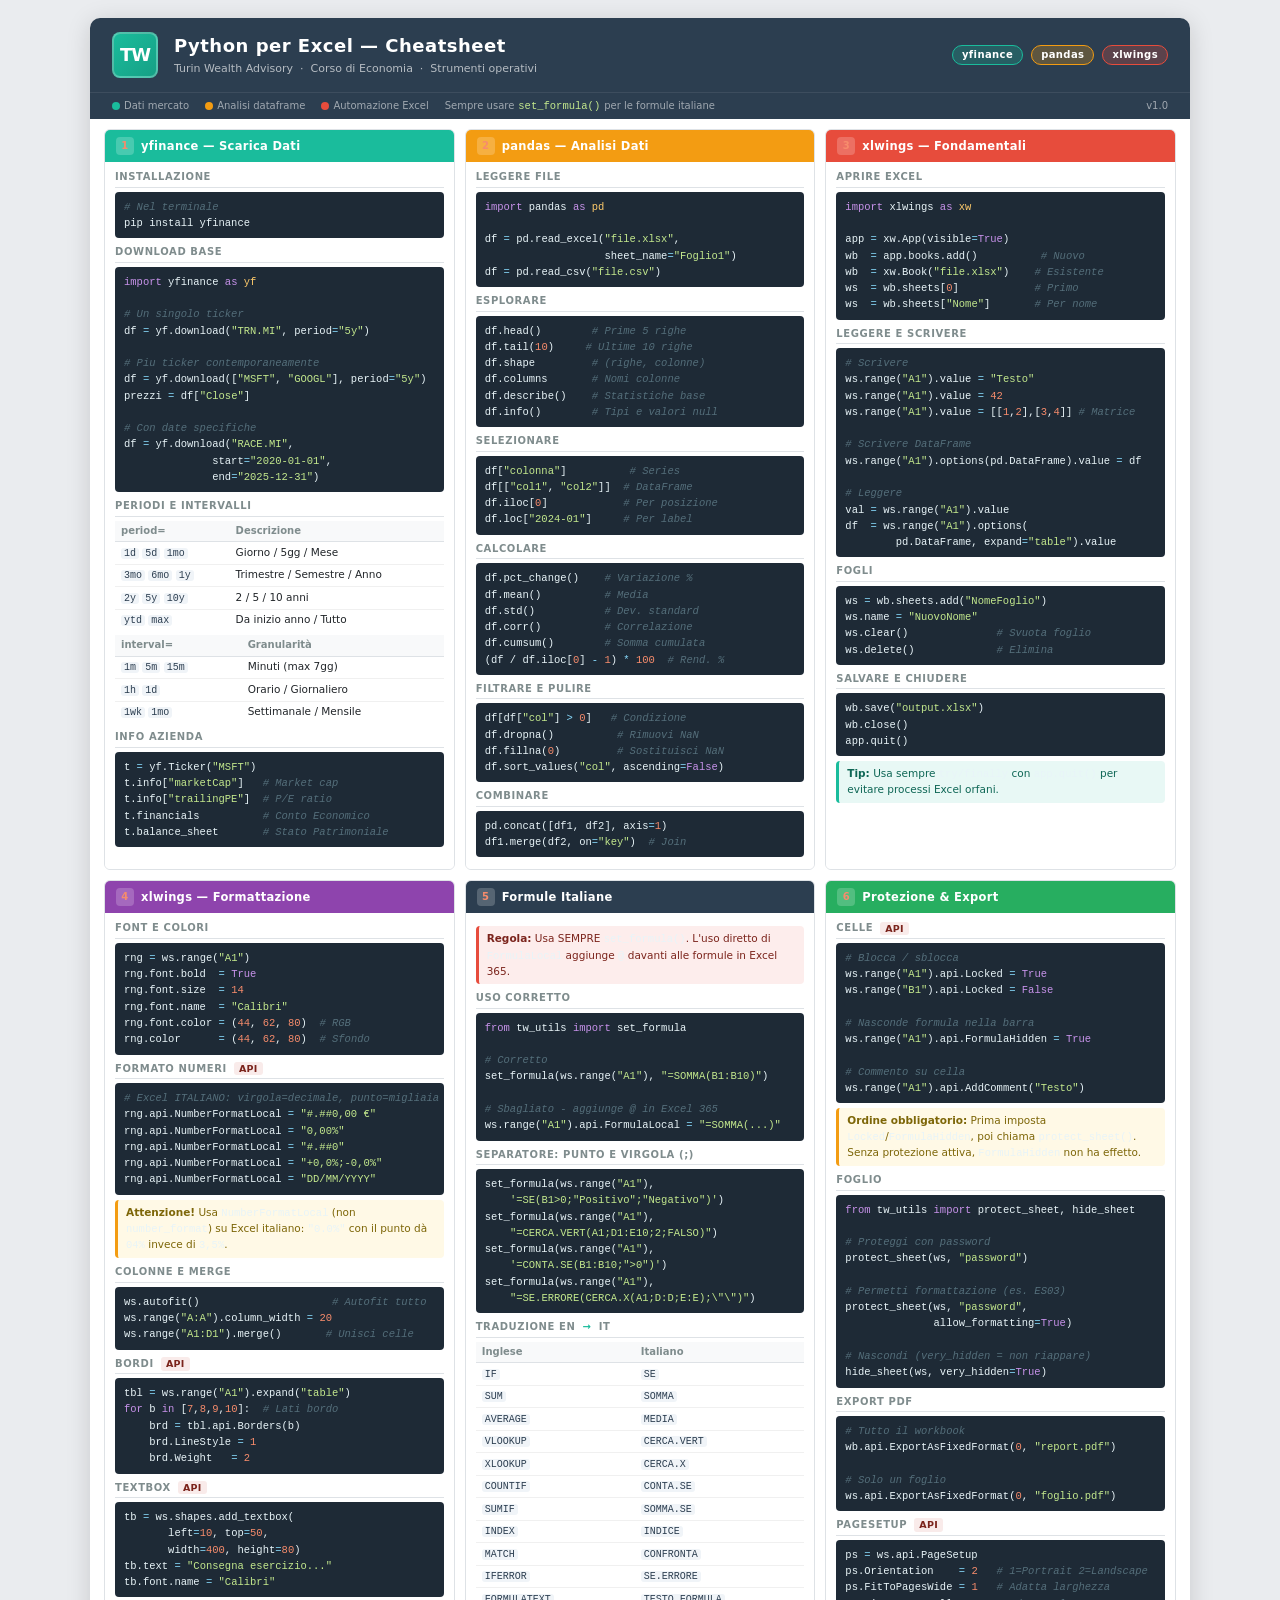
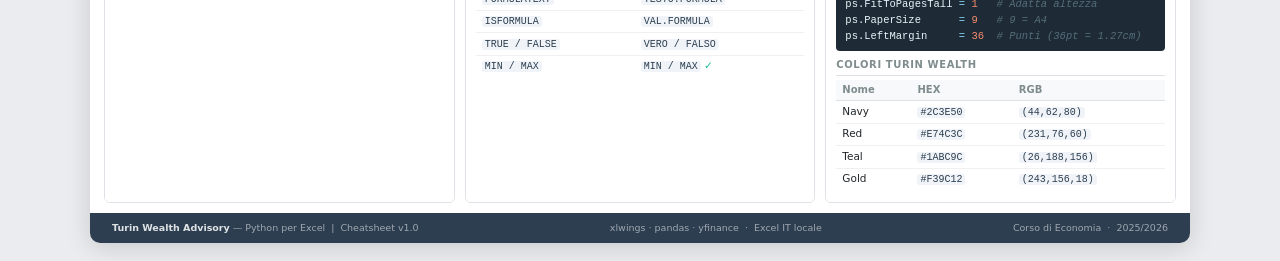
<file: cheatsheet/cheatsheet_python_excel.html>
<!DOCTYPE html>
<html lang="it">
<head>
<meta charset="UTF-8">
<meta name="viewport" content="width=device-width, initial-scale=1.0">
<title>Python per Excel – Cheatsheet | Turin Wealth Advisory</title>
<style>
  /* ── Reset & Base ── */
  *, *::before, *::after { box-sizing: border-box; margin: 0; padding: 0; }

  :root {
    --navy:  #2C3E50;
    --red:   #E74C3C;
    --teal:  #1ABC9C;
    --gold:  #F39C12;
    --light: #F8F9FA;
    --muted: #7F8C8D;
    --border:#DEE2E6;
    --code-bg:#1E2A36;
    --code-fg:#E8F4F8;
    --gap: 10px;
    --radius: 6px;
  }

  body {
    font-family: Calibri, system-ui, -apple-system, sans-serif;
    font-size: 12px;
    line-height: 1.45;
    background: #EAECEF;
    color: #212529;
  }

  /* ── Page wrapper ── */
  .page {
    max-width: 1100px;
    margin: 18px auto;
    background: #fff;
    border-radius: 10px;
    overflow: hidden;
    box-shadow: 0 4px 24px rgba(0,0,0,.15);
  }

  /* ── Header ── */
  .header {
    background: var(--navy);
    color: #fff;
    padding: 14px 22px;
    display: flex;
    align-items: center;
    gap: 16px;
  }

  .logo {
    width: 46px;
    height: 46px;
    border-radius: 8px;
    background: linear-gradient(135deg, var(--teal), #16A085);
    display: flex;
    align-items: center;
    justify-content: center;
    font-size: 18px;
    font-weight: 800;
    letter-spacing: -1px;
    color: #fff;
    flex-shrink: 0;
    border: 2px solid rgba(255,255,255,.25);
  }

  .header-text h1 {
    font-size: 18px;
    font-weight: 700;
    letter-spacing: .5px;
  }

  .header-text .sub {
    font-size: 11px;
    color: rgba(255,255,255,.65);
    margin-top: 1px;
  }

  .header-badges {
    margin-left: auto;
    display: flex;
    gap: 8px;
    flex-shrink: 0;
  }

  .badge {
    background: rgba(255,255,255,.12);
    border: 1px solid rgba(255,255,255,.2);
    border-radius: 12px;
    padding: 2px 9px;
    font-size: 10px;
    font-weight: 600;
    letter-spacing: .4px;
  }

  .badge.teal   { background: rgba(26,188,156,.25); border-color: var(--teal); }
  .badge.gold   { background: rgba(243,156,18,.25);  border-color: var(--gold); }
  .badge.red    { background: rgba(231,76,60,.25);   border-color: var(--red); }

  /* ── Toolbar strip ── */
  .toolbar {
    background: var(--navy);
    border-top: 1px solid rgba(255,255,255,.08);
    padding: 5px 22px;
    display: flex;
    gap: 16px;
    font-size: 10px;
    color: rgba(255,255,255,.55);
  }

  .toolbar span { display: flex; align-items: center; gap: 4px; }
  .toolbar .dot {
    width: 8px; height: 8px; border-radius: 50%; display: inline-block;
  }
  .dot-teal { background: var(--teal); }
  .dot-gold { background: var(--gold); }
  .dot-red  { background: var(--red); }

  /* ── Grid ── */
  .grid {
    display: grid;
    grid-template-columns: repeat(3, 1fr);
    gap: var(--gap);
    padding: var(--gap) 14px;
  }

  /* ── Section card ── */
  .section {
    border: 1px solid var(--border);
    border-radius: var(--radius);
    overflow: hidden;
    display: flex;
    flex-direction: column;
  }

  .section-header {
    padding: 7px 11px;
    display: flex;
    align-items: center;
    gap: 7px;
    font-weight: 700;
    font-size: 11.5px;
    letter-spacing: .3px;
    color: #fff;
  }

  .section-header .num {
    width: 18px; height: 18px;
    border-radius: 4px;
    background: rgba(255,255,255,.2);
    display: flex; align-items: center; justify-content: center;
    font-size: 10px; font-weight: 800;
    flex-shrink: 0;
  }

  .sh-navy   { background: var(--navy); }
  .sh-teal   { background: var(--teal); }
  .sh-red    { background: var(--red); }
  .sh-gold   { background: var(--gold); }
  .sh-purple { background: #8E44AD; }
  .sh-green  { background: #27AE60; }

  .section-body {
    padding: 8px 10px;
    flex: 1;
    background: #fff;
  }

  /* ── Code block ── */
  .code-block {
    background: var(--code-bg);
    border-radius: 4px;
    padding: 7px 9px;
    margin: 4px 0;
    overflow-x: auto;
  }

  pre, code {
    font-family: 'Cascadia Code', 'Fira Code', 'Consolas', 'Courier New', monospace;
    font-size: 10.5px;
    line-height: 1.55;
    color: var(--code-fg);
  }

  /* Syntax highlight */
  .kw  { color: #C792EA; }   /* keywords: import, def, for */
  .fn  { color: #82AAFF; }   /* function calls */
  .str { color: #C3E88D; }   /* strings */
  .cm  { color: #546E7A; font-style: italic; }  /* comments */
  .num { color: #F78C6C; }   /* numbers */
  .op  { color: #89DDFF; }   /* operators */
  .cls { color: #FFCB6B; }   /* class names */

  /* ── Sub-section label ── */
  .label {
    font-size: 10px;
    font-weight: 700;
    text-transform: uppercase;
    letter-spacing: .6px;
    color: var(--muted);
    margin: 7px 0 3px;
    padding-bottom: 2px;
    border-bottom: 1px solid var(--border);
  }

  .label:first-child { margin-top: 0; }

  /* ── Table ── */
  table.map {
    width: 100%;
    border-collapse: collapse;
    font-size: 10.5px;
    margin: 4px 0;
  }

  table.map th {
    background: var(--light);
    text-align: left;
    padding: 3px 6px;
    font-weight: 700;
    font-size: 10px;
    color: var(--muted);
    border-bottom: 1px solid var(--border);
  }

  table.map td {
    padding: 2.5px 6px;
    border-bottom: 1px solid #F0F0F0;
    vertical-align: top;
  }

  table.map tr:last-child td { border-bottom: none; }

  table.map td code {
    background: #F0F4F8;
    color: var(--navy);
    border-radius: 3px;
    padding: 0 3px;
    font-size: 10px;
  }

  .arr { color: var(--teal); font-weight: 700; margin: 0 3px; }

  /* ── Callout ── */
  .callout {
    border-radius: 4px;
    padding: 5px 8px;
    font-size: 10.5px;
    margin: 5px 0;
    border-left: 3px solid;
  }

  .callout.warn  { background: #FFF9E6; border-color: var(--gold);  color: #7D6608; }
  .callout.info  { background: #E8F8F5; border-color: var(--teal);  color: #0E6655; }
  .callout.error { background: #FDEDEC; border-color: var(--red);   color: #7B241C; }

  .callout strong { font-weight: 800; }

  /* ── Span classes ── */
  .tag {
    display: inline-block;
    border-radius: 3px;
    padding: 0px 5px;
    font-size: 9.5px;
    font-weight: 700;
    letter-spacing: .3px;
    vertical-align: middle;
    margin-left: 3px;
  }

  .tag-it  { background: #E8F8F5; color: #0E6655; }
  .tag-en  { background: #EAF2FB; color: #154360; }
  .tag-api { background: #F9EBEA; color: #7B241C; }

  /* ── Footer ── */
  .footer {
    background: var(--navy);
    color: rgba(255,255,255,.55);
    font-size: 9.5px;
    padding: 8px 22px;
    display: flex;
    justify-content: space-between;
    align-items: center;
  }

  .footer strong { color: rgba(255,255,255,.85); }

  /* ────────────────────────────────────────
     PRINT STYLES
  ──────────────────────────────────────── */
  @media print {
    @page {
      size: A4;
      margin: 10mm 10mm 10mm 10mm;
    }

    body {
      background: #fff;
      font-size: 9pt;
      -webkit-print-color-adjust: exact;
      print-color-adjust: exact;
    }

    .page {
      max-width: 100%;
      margin: 0;
      border-radius: 0;
      box-shadow: none;
    }

    .header {
      padding: 8px 14px;
    }

    .logo { width: 36px; height: 36px; font-size: 14px; }
    .header-text h1 { font-size: 14px; }
    .header-text .sub { font-size: 9pt; }
    .toolbar { padding: 3px 14px; }

    .grid {
      grid-template-columns: repeat(2, 1fr);
      gap: 7px;
      padding: 7px 10px;
      /* Force page break after 4 sections (2 cols × 2 rows = first A4 page) */
    }

    .section:nth-child(4) {
      break-after: page;
    }

    .code-block { padding: 5px 7px; }
    pre, code { font-size: 8pt; line-height: 1.4; }
    .section-body { padding: 6px 8px; }
    .section-header { padding: 5px 9px; }

    .footer { padding: 5px 14px; font-size: 8pt; }
  }
</style>
</head>
<body>

<div class="page">

  <!-- ── Header ── -->
  <div class="header">
    <div class="logo">TW</div>
    <div class="header-text">
      <h1>Python per Excel — Cheatsheet</h1>
      <div class="sub">Turin Wealth Advisory &nbsp;·&nbsp; Corso di Economia &nbsp;·&nbsp; Strumenti operativi</div>
    </div>
    <div class="header-badges">
      <span class="badge teal">yfinance</span>
      <span class="badge gold">pandas</span>
      <span class="badge red">xlwings</span>
    </div>
  </div>

  <!-- ── Toolbar ── -->
  <div class="toolbar">
    <span><span class="dot dot-teal"></span> Dati mercato</span>
    <span><span class="dot dot-gold"></span> Analisi dataframe</span>
    <span><span class="dot dot-red"></span> Automazione Excel</span>
    <span>Sempre usare <code style="color:#C3E88D;background:none">set_formula()</code> per le formule italiane</span>
    <span style="margin-left:auto">v1.0</span>
  </div>

  <!-- ── 3-column grid ── -->
  <div class="grid">

    <!-- ══ SECTION 1 — yfinance ══ -->
    <div class="section">
      <div class="section-header sh-teal">
        <span class="num">1</span> yfinance — Scarica Dati
      </div>
      <div class="section-body">

        <div class="label">Installazione</div>
        <div class="code-block"><pre><span class="cm"># Nel terminale</span>
pip install yfinance</pre></div>

        <div class="label">Download base</div>
        <div class="code-block"><pre><span class="kw">import</span> yfinance <span class="kw">as</span> <span class="cls">yf</span>

<span class="cm"># Un singolo ticker</span>
df <span class="op">=</span> yf.download(<span class="str">"TRN.MI"</span>, period<span class="op">=</span><span class="str">"5y"</span>)

<span class="cm"># Piu ticker contemporaneamente</span>
df <span class="op">=</span> yf.download([<span class="str">"MSFT"</span>, <span class="str">"GOOGL"</span>], period<span class="op">=</span><span class="str">"5y"</span>)
prezzi <span class="op">=</span> df[<span class="str">"Close"</span>]

<span class="cm"># Con date specifiche</span>
df <span class="op">=</span> yf.download(<span class="str">"RACE.MI"</span>,
              start<span class="op">=</span><span class="str">"2020-01-01"</span>,
              end<span class="op">=</span><span class="str">"2025-12-31"</span>)</pre></div>

        <div class="label">Periodi e Intervalli</div>
        <table class="map">
          <tr><th>period=</th><th>Descrizione</th></tr>
          <tr><td><code>1d</code> <code>5d</code> <code>1mo</code></td><td>Giorno / 5gg / Mese</td></tr>
          <tr><td><code>3mo</code> <code>6mo</code> <code>1y</code></td><td>Trimestre / Semestre / Anno</td></tr>
          <tr><td><code>2y</code> <code>5y</code> <code>10y</code></td><td>2 / 5 / 10 anni</td></tr>
          <tr><td><code>ytd</code> <code>max</code></td><td>Da inizio anno / Tutto</td></tr>
        </table>
        <table class="map" style="margin-top:4px">
          <tr><th>interval=</th><th>Granularità</th></tr>
          <tr><td><code>1m</code> <code>5m</code> <code>15m</code></td><td>Minuti (max 7gg)</td></tr>
          <tr><td><code>1h</code> <code>1d</code></td><td>Orario / Giornaliero</td></tr>
          <tr><td><code>1wk</code> <code>1mo</code></td><td>Settimanale / Mensile</td></tr>
        </table>

        <div class="label">Info azienda</div>
        <div class="code-block"><pre>t <span class="op">=</span> yf.Ticker(<span class="str">"MSFT"</span>)
t.info[<span class="str">"marketCap"</span>]   <span class="cm"># Market cap</span>
t.info[<span class="str">"trailingPE"</span>]  <span class="cm"># P/E ratio</span>
t.financials          <span class="cm"># Conto Economico</span>
t.balance_sheet       <span class="cm"># Stato Patrimoniale</span></pre></div>

      </div>
    </div>

    <!-- ══ SECTION 2 — pandas ══ -->
    <div class="section">
      <div class="section-header sh-gold">
        <span class="num">2</span> pandas — Analisi Dati
      </div>
      <div class="section-body">

        <div class="label">Leggere file</div>
        <div class="code-block"><pre><span class="kw">import</span> pandas <span class="kw">as</span> <span class="cls">pd</span>

df <span class="op">=</span> pd.read_excel(<span class="str">"file.xlsx"</span>,
                   sheet_name<span class="op">=</span><span class="str">"Foglio1"</span>)
df <span class="op">=</span> pd.read_csv(<span class="str">"file.csv"</span>)</pre></div>

        <div class="label">Esplorare</div>
        <div class="code-block"><pre>df.head()        <span class="cm"># Prime 5 righe</span>
df.tail(<span class="num">10</span>)     <span class="cm"># Ultime 10 righe</span>
df.shape         <span class="cm"># (righe, colonne)</span>
df.columns       <span class="cm"># Nomi colonne</span>
df.describe()    <span class="cm"># Statistiche base</span>
df.info()        <span class="cm"># Tipi e valori null</span></pre></div>

        <div class="label">Selezionare</div>
        <div class="code-block"><pre>df[<span class="str">"colonna"</span>]          <span class="cm"># Series</span>
df[[<span class="str">"col1"</span>, <span class="str">"col2"</span>]]  <span class="cm"># DataFrame</span>
df.iloc[<span class="num">0</span>]            <span class="cm"># Per posizione</span>
df.loc[<span class="str">"2024-01"</span>]     <span class="cm"># Per label</span></pre></div>

        <div class="label">Calcolare</div>
        <div class="code-block"><pre>df.pct_change()    <span class="cm"># Variazione %</span>
df.mean()          <span class="cm"># Media</span>
df.std()           <span class="cm"># Dev. standard</span>
df.corr()          <span class="cm"># Correlazione</span>
df.cumsum()        <span class="cm"># Somma cumulata</span>
(df / df.iloc[<span class="num">0</span>] <span class="op">-</span> <span class="num">1</span>) <span class="op">*</span> <span class="num">100</span>  <span class="cm"># Rend. %</span></pre></div>

        <div class="label">Filtrare e pulire</div>
        <div class="code-block"><pre>df[df[<span class="str">"col"</span>] <span class="op">></span> <span class="num">0</span>]   <span class="cm"># Condizione</span>
df.dropna()          <span class="cm"># Rimuovi NaN</span>
df.fillna(<span class="num">0</span>)         <span class="cm"># Sostituisci NaN</span>
df.sort_values(<span class="str">"col"</span>, ascending<span class="op">=</span><span class="kw">False</span>)</pre></div>

        <div class="label">Combinare</div>
        <div class="code-block"><pre>pd.concat([df1, df2], axis<span class="op">=</span><span class="num">1</span>)
df1.merge(df2, on<span class="op">=</span><span class="str">"key"</span>)  <span class="cm"># Join</span></pre></div>

      </div>
    </div>

    <!-- ══ SECTION 3 — xlwings Fondamentali ══ -->
    <div class="section">
      <div class="section-header sh-red">
        <span class="num">3</span> xlwings — Fondamentali
      </div>
      <div class="section-body">

        <div class="label">Aprire Excel</div>
        <div class="code-block"><pre><span class="kw">import</span> xlwings <span class="kw">as</span> <span class="cls">xw</span>

app <span class="op">=</span> xw.App(visible<span class="op">=</span><span class="kw">True</span>)
wb  <span class="op">=</span> app.books.add()          <span class="cm"># Nuovo</span>
wb  <span class="op">=</span> xw.Book(<span class="str">"file.xlsx"</span>)    <span class="cm"># Esistente</span>
ws  <span class="op">=</span> wb.sheets[<span class="num">0</span>]            <span class="cm"># Primo</span>
ws  <span class="op">=</span> wb.sheets[<span class="str">"Nome"</span>]       <span class="cm"># Per nome</span></pre></div>

        <div class="label">Leggere e scrivere</div>
        <div class="code-block"><pre><span class="cm"># Scrivere</span>
ws.range(<span class="str">"A1"</span>).value <span class="op">=</span> <span class="str">"Testo"</span>
ws.range(<span class="str">"A1"</span>).value <span class="op">=</span> <span class="num">42</span>
ws.range(<span class="str">"A1"</span>).value <span class="op">=</span> [[<span class="num">1</span>,<span class="num">2</span>],[<span class="num">3</span>,<span class="num">4</span>]] <span class="cm"># Matrice</span>

<span class="cm"># Scrivere DataFrame</span>
ws.range(<span class="str">"A1"</span>).options(pd.DataFrame).value <span class="op">=</span> df

<span class="cm"># Leggere</span>
val <span class="op">=</span> ws.range(<span class="str">"A1"</span>).value
df  <span class="op">=</span> ws.range(<span class="str">"A1"</span>).options(
        pd.DataFrame, expand<span class="op">=</span><span class="str">"table"</span>).value</pre></div>

        <div class="label">Fogli</div>
        <div class="code-block"><pre>ws <span class="op">=</span> wb.sheets.add(<span class="str">"NomeFoglio"</span>)
ws.name <span class="op">=</span> <span class="str">"NuovoNome"</span>
ws.clear()              <span class="cm"># Svuota foglio</span>
ws.delete()             <span class="cm"># Elimina</span></pre></div>

        <div class="label">Salvare e chiudere</div>
        <div class="code-block"><pre>wb.save(<span class="str">"output.xlsx"</span>)
wb.close()
app.quit()</pre></div>

        <div class="callout info">
          <strong>Tip:</strong> Usa sempre <code>try/finally</code> con <code>app.quit()</code> per evitare processi Excel orfani.
        </div>

      </div>
    </div>

    <!-- ══ SECTION 4 — xlwings Formattazione ══ -->
    <div class="section">
      <div class="section-header sh-purple">
        <span class="num">4</span> xlwings — Formattazione
      </div>
      <div class="section-body">

        <div class="label">Font e colori</div>
        <div class="code-block"><pre>rng <span class="op">=</span> ws.range(<span class="str">"A1"</span>)
rng.font.bold  <span class="op">=</span> <span class="kw">True</span>
rng.font.size  <span class="op">=</span> <span class="num">14</span>
rng.font.name  <span class="op">=</span> <span class="str">"Calibri"</span>
rng.font.color <span class="op">=</span> (<span class="num">44</span>, <span class="num">62</span>, <span class="num">80</span>)  <span class="cm"># RGB</span>
rng.color      <span class="op">=</span> (<span class="num">44</span>, <span class="num">62</span>, <span class="num">80</span>)  <span class="cm"># Sfondo</span></pre></div>

        <div class="label">Formato numeri <span class="tag tag-api">API</span></div>
        <div class="code-block"><pre><span class="cm"># Excel ITALIANO: virgola=decimale, punto=migliaia</span>
rng.api.NumberFormatLocal <span class="op">=</span> <span class="str">"#.##0,00 €"</span>
rng.api.NumberFormatLocal <span class="op">=</span> <span class="str">"0,00%"</span>
rng.api.NumberFormatLocal <span class="op">=</span> <span class="str">"#.##0"</span>
rng.api.NumberFormatLocal <span class="op">=</span> <span class="str">"+0,0%;-0,0%"</span>
rng.api.NumberFormatLocal <span class="op">=</span> <span class="str">"DD/MM/YYYY"</span></pre></div>

        <div class="callout warn">
          <strong>Attenzione!</strong> Usa <code>NumberFormatLocal</code> (non <code>number_format</code>) su Excel italiano: <code>"0.0%"</code> con il punto dà <code>04%</code> invece di <code>3,5%</code>.
        </div>

        <div class="label">Colonne e merge</div>
        <div class="code-block"><pre>ws.autofit()                     <span class="cm"># Autofit tutto</span>
ws.range(<span class="str">"A:A"</span>).column_width <span class="op">=</span> <span class="num">20</span>
ws.range(<span class="str">"A1:D1"</span>).merge()       <span class="cm"># Unisci celle</span></pre></div>

        <div class="label">Bordi <span class="tag tag-api">API</span></div>
        <div class="code-block"><pre>tbl <span class="op">=</span> ws.range(<span class="str">"A1"</span>).expand(<span class="str">"table"</span>)
<span class="kw">for</span> b <span class="kw">in</span> [<span class="num">7</span>,<span class="num">8</span>,<span class="num">9</span>,<span class="num">10</span>]:  <span class="cm"># Lati bordo</span>
    brd <span class="op">=</span> tbl.api.Borders(b)
    brd.LineStyle <span class="op">=</span> <span class="num">1</span>
    brd.Weight   <span class="op">=</span> <span class="num">2</span></pre></div>

        <div class="label">TextBox <span class="tag tag-api">API</span></div>
        <div class="code-block"><pre>tb <span class="op">=</span> ws.shapes.add_textbox(
       left<span class="op">=</span><span class="num">10</span>, top<span class="op">=</span><span class="num">50</span>,
       width<span class="op">=</span><span class="num">400</span>, height<span class="op">=</span><span class="num">80</span>)
tb.text <span class="op">=</span> <span class="str">"Consegna esercizio..."</span>
tb.font.name <span class="op">=</span> <span class="str">"Calibri"</span></pre></div>

      </div>
    </div>

    <!-- ══ SECTION 5 — Formule Italiane ══ -->
    <div class="section">
      <div class="section-header sh-navy">
        <span class="num">5</span> Formule Italiane
      </div>
      <div class="section-body">

        <div class="callout error">
          <strong>Regola:</strong> Usa SEMPRE <code>set_formula()</code>. L'uso diretto di <code>FormulaLocal</code> aggiunge <code>@</code> davanti alle formule in Excel 365.
        </div>

        <div class="label">Uso corretto</div>
        <div class="code-block"><pre><span class="kw">from</span> tw_utils <span class="kw">import</span> set_formula

<span class="cm"># Corretto</span>
set_formula(ws.range(<span class="str">"A1"</span>), <span class="str">"=SOMMA(B1:B10)"</span>)

<span class="cm"># Sbagliato - aggiunge @ in Excel 365</span>
ws.range(<span class="str">"A1"</span>).api.FormulaLocal <span class="op">=</span> <span class="str">"=SOMMA(...)"</span></pre></div>

        <div class="label">Separatore: punto e virgola (;)</div>
        <div class="code-block"><pre>set_formula(ws.range(<span class="str">"A1"</span>),
    <span class="str">'=SE(B1>0;"Positivo";"Negativo")'</span>)
set_formula(ws.range(<span class="str">"A1"</span>),
    <span class="str">"=CERCA.VERT(A1;D1:E10;2;FALSO)"</span>)
set_formula(ws.range(<span class="str">"A1"</span>),
    <span class="str">'=CONTA.SE(B1:B10;">0")'</span>)
set_formula(ws.range(<span class="str">"A1"</span>),
    <span class="str">"=SE.ERRORE(CERCA.X(A1;D:D;E:E);\"\")"</span>)</pre></div>

        <div class="label">Traduzione EN <span class="arr">→</span> IT</div>
        <table class="map">
          <tr><th>Inglese</th><th>Italiano</th></tr>
          <tr><td><code>IF</code></td><td><code>SE</code></td></tr>
          <tr><td><code>SUM</code></td><td><code>SOMMA</code></td></tr>
          <tr><td><code>AVERAGE</code></td><td><code>MEDIA</code></td></tr>
          <tr><td><code>VLOOKUP</code></td><td><code>CERCA.VERT</code></td></tr>
          <tr><td><code>XLOOKUP</code></td><td><code>CERCA.X</code></td></tr>
          <tr><td><code>COUNTIF</code></td><td><code>CONTA.SE</code></td></tr>
          <tr><td><code>SUMIF</code></td><td><code>SOMMA.SE</code></td></tr>
          <tr><td><code>INDEX</code></td><td><code>INDICE</code></td></tr>
          <tr><td><code>MATCH</code></td><td><code>CONFRONTA</code></td></tr>
          <tr><td><code>IFERROR</code></td><td><code>SE.ERRORE</code></td></tr>
          <tr><td><code>FORMULATEXT</code></td><td><code>TESTO.FORMULA</code></td></tr>
          <tr><td><code>ISFORMULA</code></td><td><code>VAL.FORMULA</code></td></tr>
          <tr><td><code>TRUE / FALSE</code></td><td><code>VERO / FALSO</code></td></tr>
          <tr><td><code>MIN / MAX</code></td><td><code>MIN / MAX</code> <span style="color:var(--teal)">✓</span></td></tr>
        </table>

      </div>
    </div>

    <!-- ══ SECTION 6 — Protezione & Export ══ -->
    <div class="section">
      <div class="section-header sh-green">
        <span class="num">6</span> Protezione &amp; Export
      </div>
      <div class="section-body">

        <div class="label">Celle <span class="tag tag-api">API</span></div>
        <div class="code-block"><pre><span class="cm"># Blocca / sblocca</span>
ws.range(<span class="str">"A1"</span>).api.Locked <span class="op">=</span> <span class="kw">True</span>
ws.range(<span class="str">"B1"</span>).api.Locked <span class="op">=</span> <span class="kw">False</span>

<span class="cm"># Nasconde formula nella barra</span>
ws.range(<span class="str">"A1"</span>).api.FormulaHidden <span class="op">=</span> <span class="kw">True</span>

<span class="cm"># Commento su cella</span>
ws.range(<span class="str">"A1"</span>).api.AddComment(<span class="str">"Testo"</span>)</pre></div>

        <div class="callout warn">
          <strong>Ordine obbligatorio:</strong> Prima imposta <code>Locked</code>/<code>FormulaHidden</code>, poi chiama <code>protect_sheet()</code>. Senza protezione attiva, <code>FormulaHidden</code> non ha effetto.
        </div>

        <div class="label">Foglio</div>
        <div class="code-block"><pre><span class="kw">from</span> tw_utils <span class="kw">import</span> protect_sheet, hide_sheet

<span class="cm"># Proteggi con password</span>
protect_sheet(ws, <span class="str">"password"</span>)

<span class="cm"># Permetti formattazione (es. ES03)</span>
protect_sheet(ws, <span class="str">"password"</span>,
              allow_formatting<span class="op">=</span><span class="kw">True</span>)

<span class="cm"># Nascondi (very_hidden = non riappare)</span>
hide_sheet(ws, very_hidden<span class="op">=</span><span class="kw">True</span>)</pre></div>

        <div class="label">Export PDF</div>
        <div class="code-block"><pre><span class="cm"># Tutto il workbook</span>
wb.api.ExportAsFixedFormat(<span class="num">0</span>, <span class="str">"report.pdf"</span>)

<span class="cm"># Solo un foglio</span>
ws.api.ExportAsFixedFormat(<span class="num">0</span>, <span class="str">"foglio.pdf"</span>)</pre></div>

        <div class="label">PageSetup <span class="tag tag-api">API</span></div>
        <div class="code-block"><pre>ps <span class="op">=</span> ws.api.PageSetup
ps.Orientation    <span class="op">=</span> <span class="num">2</span>   <span class="cm"># 1=Portrait 2=Landscape</span>
ps.FitToPagesWide <span class="op">=</span> <span class="num">1</span>   <span class="cm"># Adatta larghezza</span>
ps.FitToPagesTall <span class="op">=</span> <span class="num">1</span>   <span class="cm"># Adatta altezza</span>
ps.PaperSize      <span class="op">=</span> <span class="num">9</span>   <span class="cm"># 9 = A4</span>
ps.LeftMargin     <span class="op">=</span> <span class="num">36</span>  <span class="cm"># Punti (36pt = 1.27cm)</span></pre></div>

        <div class="label">Colori Turin Wealth</div>
        <table class="map">
          <tr><th>Nome</th><th>HEX</th><th>RGB</th></tr>
          <tr><td>Navy</td><td><code>#2C3E50</code></td><td><code>(44,62,80)</code></td></tr>
          <tr><td>Red</td><td><code>#E74C3C</code></td><td><code>(231,76,60)</code></td></tr>
          <tr><td>Teal</td><td><code>#1ABC9C</code></td><td><code>(26,188,156)</code></td></tr>
          <tr><td>Gold</td><td><code>#F39C12</code></td><td><code>(243,156,18)</code></td></tr>
        </table>

      </div>
    </div>

  </div><!-- /grid -->

  <!-- ── Footer ── -->
  <div class="footer">
    <span><strong>Turin Wealth Advisory</strong> — Python per Excel &nbsp;|&nbsp; Cheatsheet v1.0</span>
    <span>xlwings · pandas · yfinance &nbsp;·&nbsp; Excel IT locale</span>
    <span>Corso di Economia &nbsp;·&nbsp; 2025/2026</span>
  </div>

</div><!-- /page -->

</body>
</html>
</file>
